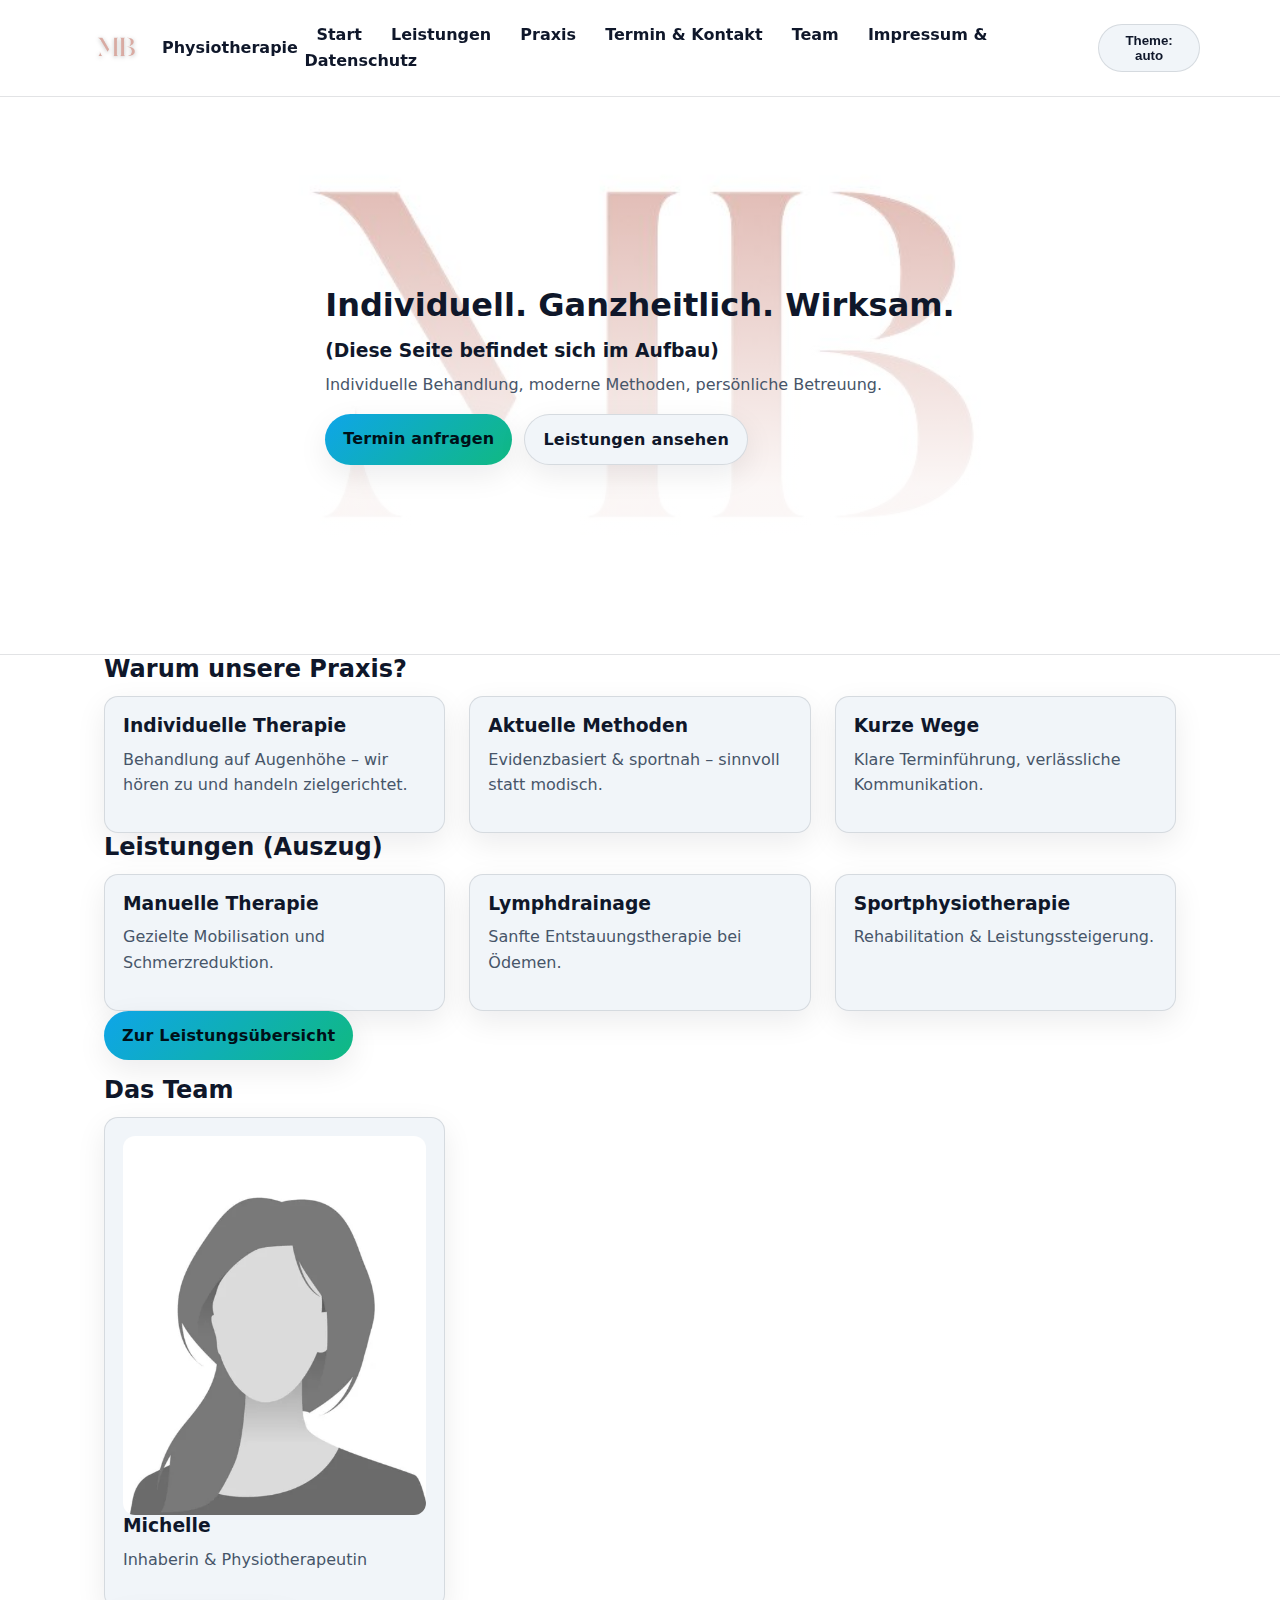
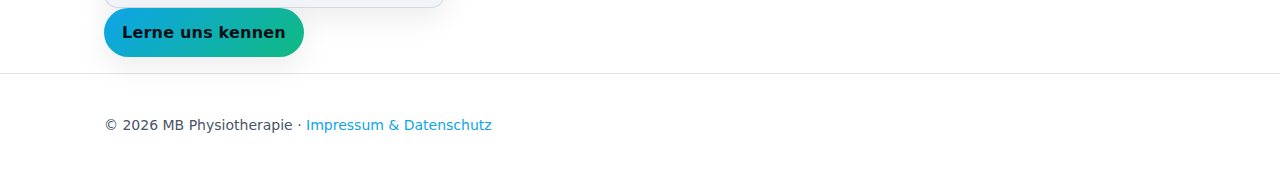
<file: index.html>
<!doctype html>
<html lang="de" data-theme="auto">
<head>
  <meta charset="utf-8" />
  <meta name="viewport" content="width=device-width, initial-scale=1" />
  <title>MB Physiotherapie  – Start</title>
  <meta name="description" content="Moderne Physiotherapie. Individuelle Behandlung, persönliche Betreuung." />
  <link rel="stylesheet" href="./css/style.css" />
</head>
<body>
  <header class="site-header">
    <div class="container nav">
      <div class="brand">
        <img src="./Assets/Logo.png" alt="Praxis Logo" class="logo" />
        <strong>MB Physiotherapie </strong>
      </div>
      <nav class="nav-links">
        <a data-href="./index.html" href="./index.html">Start</a>
        <a data-href="./leistungen.html" href="./leistungen.html">Leistungen</a>
        <a data-href="./praxis.html" href="./praxis.html">Praxis</a>
        <a data-href="./kontakt.html" href="./kontakt.html">Termin & Kontakt</a>
        <a data-href="./team.html" href="./team.html">Team</a>
        <a data-href="./recht.html" href="./recht.html">Impressum & Datenschutz</a>
      </nav>
      <button id="theme-toggle" class="theme-toggle" type="button" aria-label="Theme umschalten">Theme: auto</button>
    </div>
  </header>

  <main>
    <section class="hero" id="hero-start" role="img" aria-label="Praxis Hintergrundbild">
      <div class="container inner">
        <h1>Individuell. Ganzheitlich. Wirksam.</h1>
        <h3>(Diese Seite befindet sich im Aufbau) </h3>
        <p class="muted">Individuelle Behandlung, moderne Methoden, persönliche Betreuung.</p>
        <div class="actions">
          <a class="btn" href="./kontakt.html">Termin anfragen</a>
          <a class="btn secondary" href="./leistungen.html">Leistungen ansehen</a>
        </div>
      </div>
    </section>

    <section class="container">
      <h2>Warum unsere Praxis?</h2>
      <div class="grid grid-3">
        <article class="card"><h3>Individuelle Therapie</h3><p class="muted">Behandlung auf Augenhöhe – wir hören zu und handeln zielgerichtet.</p></article>
        <article class="card"><h3>Aktuelle Methoden</h3><p class="muted">Evidenzbasiert & sportnah – sinnvoll statt modisch.</p></article>
        <article class="card"><h3>Kurze Wege</h3><p class="muted">Klare Terminführung, verlässliche Kommunikation.</p></article>
      </div>
    </section>

    <section class="container">
      <h2>Leistungen (Auszug)</h2>
      <div class="grid grid-3">
        <article class="card"><h3>Manuelle Therapie</h3><p class="muted">Gezielte Mobilisation und Schmerzreduktion.</p></article>
        <article class="card"><h3>Lymphdrainage</h3><p class="muted">Sanfte Entstauungstherapie bei Ödemen.</p></article>
        <article class="card"><h3>Sportphysiotherapie</h3><p class="muted">Rehabilitation & Leistungssteigerung.</p></article>
      </div>
      <p><a class="btn" href="./leistungen.html">Zur Leistungsübersicht</a></p>
    </section>

    <section class="container">
      <h2>Das Team</h2>
      <div class="grid grid-3">
        <article class="card">
          <img src="./Assets/Michelle.jpg" alt="Michelle – Inhaberin" style="border-radius:12px; aspect-ratio:4/5; object-fit:cover;">
          <h3>Michelle</h3>
          <p class="muted">Inhaberin & Physiotherapeutin</p>
        </article>
      </div>
      <p><a class="btn" href="./team.html">Lerne uns kennen</a></p>
    </section>
  </main>

  <footer>
    <div class="container">© <span id="year"></span> MB Physiotherapie  · <a href="./recht.html">Impressum & Datenschutz</a></div>
  </footer>

  <script src="./js/main.js"></script>
  <script>document.getElementById('year').textContent = new Date().getFullYear();</script>
</body>
</html>
</file>
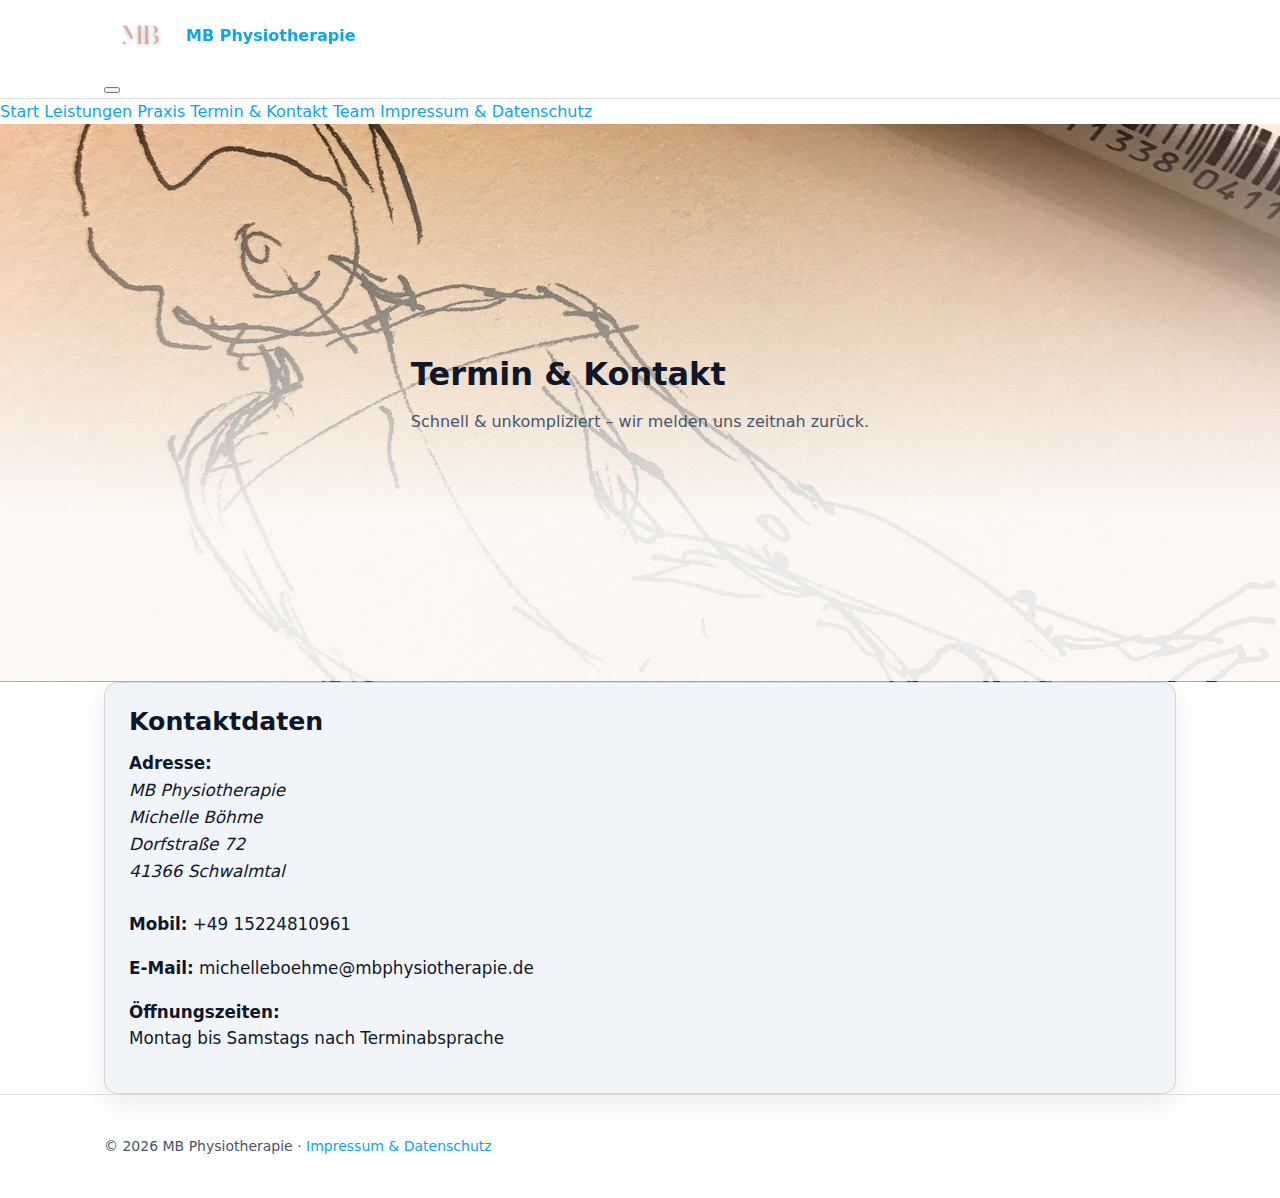
<file: kontakt.html>
<!doctype html>
<html lang="de" data-theme="auto">
<head>
  <meta charset="utf-8" />
  <meta name="viewport" content="width=device-width, initial-scale=1" />
  <title>Termin & Kontakt – MB Physiotherapie </title>
  <meta name="description" content="Termin anfragen oder Kontakt aufnehmen." />
  <link rel="stylesheet" href="./css/style.css" />
</head>
<body>
  <div id="site-header"></div>
  <script>
    fetch("./header.html").then(r=>r.text()).then(html=>{
      const anchor = document.getElementById("site-header");
      anchor.insertAdjacentHTML("afterend", html);
      anchor.remove();
      if (typeof initHeaderNav === "function") initHeaderNav();
      if (typeof highlightActiveLink === "function") highlightActiveLink();
    });
  </script>
  <!-- dein <main> … -->


  <main>
    <section class="hero" id="hero-kontakt" role="img" aria-label="Anmeldung Hintergrund">
      <div class="container inner">
        <h1>Termin & Kontakt</h1>
        <p class="muted">Schnell & unkompliziert – wir melden uns zeitnah zurück.</p>
      </div>
    </section>

<section class="container">
  <div class="card card--full card-contact">
    <h2>Kontaktdaten</h2>
    <strong>Adresse:</strong>
    <address>
  MB Physiotherapie<br>
  Michelle Böhme<br> 
  Dorfstraße 72<br>
  41366 Schwalmtal
</address><br>
    <p><strong>Mobil:</strong> +49 15224810961</p>
    <p><strong>E-Mail:</strong> michelleboehme@mbphysiotherapie.de </p>
    <p><strong>Öffnungszeiten:</strong> <br> Montag bis Samstags nach Terminabsprache </p>
  
    <!-- <p class="helper">Hinweis: Mit dem Absenden des Formulars akzeptierst du unsere Datenschutzhinweise</p> -->
      </p>
  </div>
</section>


  <footer>
    <div class="container">© <span id="year"></span> MB Physiotherapie  · <a href="./recht.html">Impressum & Datenschutz</a></div>
  </footer>

  <script src="./js/main.js"></script>
  <script>document.getElementById('year').textContent = new Date().getFullYear();</script>
</body>
</html>
</file>
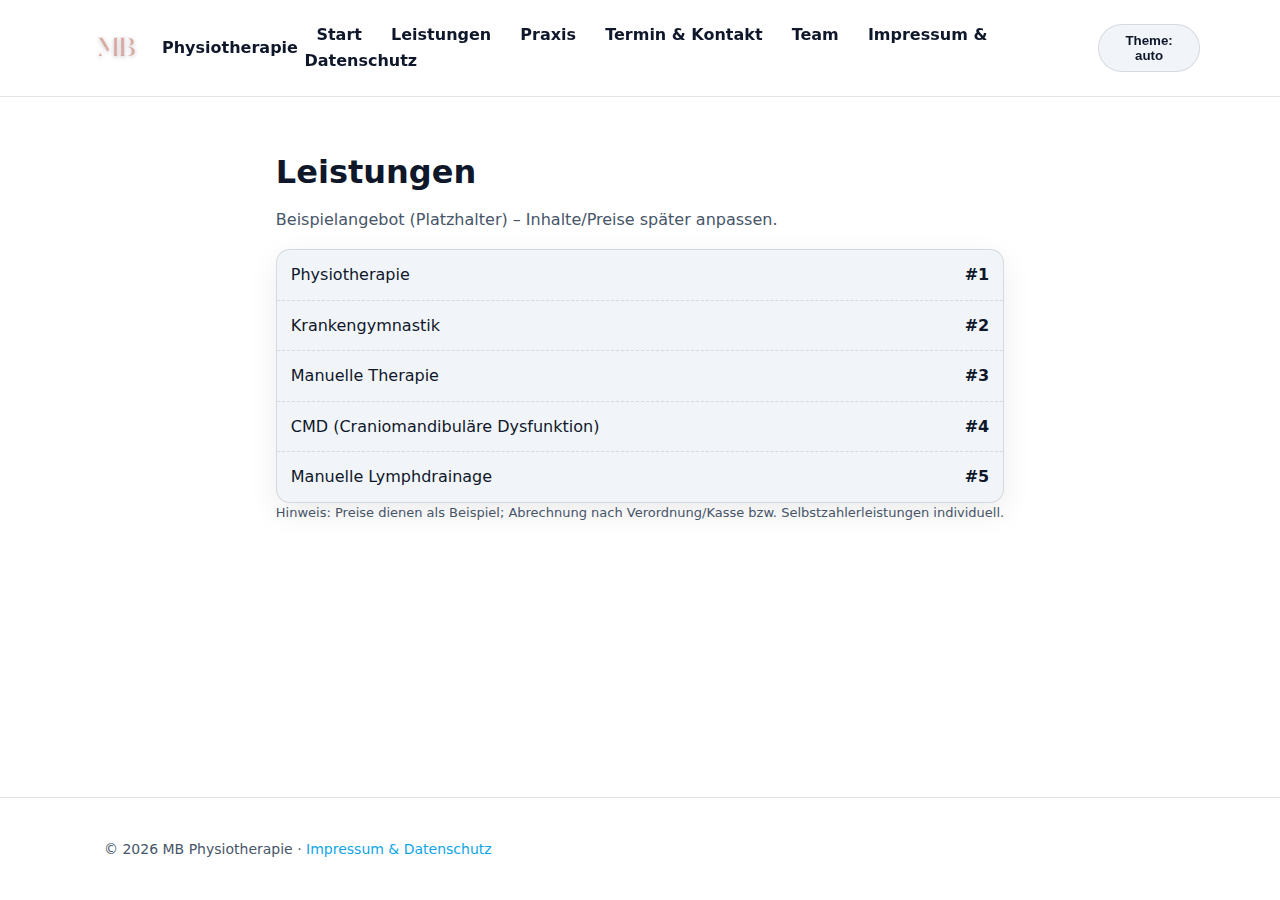
<file: leistungen.html>
<!doctype html>
<html lang="de" data-theme="auto">
<head>
  <meta charset="utf-8" />
  <meta name="viewport" content="width=device-width, initial-scale=1" />
  <title>Leistungen – MB Physiotherapie </title>
  <meta name="description" content="Leistungsübersicht und Beispielpreise." />
  <link rel="stylesheet" href="./css/style.css" />
</head>
<body>
  <header class="site-header">
    <div class="container nav">
      <div class="brand">
        <img src="./Assets/Logo.png" alt="Praxis Logo" class="logo" />
        <strong>MB Physiotherapie </strong>
      </div>
      <nav class="nav-links">
        <a data-href="./index.html" href="./index.html">Start</a>
        <a data-href="./leistungen.html" href="./leistungen.html">Leistungen</a>
        <a data-href="./praxis.html" href="./praxis.html">Praxis</a>
        <a data-href="./kontakt.html" href="./kontakt.html">Termin & Kontakt</a>
        <a data-href="./team.html" href="./team.html">Team</a>
        <a data-href="./recht.html" href="./recht.html">Impressum & Datenschutz</a>
      </nav>
      <button id="theme-toggle" class="theme-toggle" type="button">Theme: auto</button>
    </div>
  </header>

  <main class="container">
    <section>
      <h1>Leistungen</h1>
      <p class="muted">Beispielangebot (Platzhalter) – Inhalte/Preise später anpassen.</p>
      <ul class="list-prices card">
        <li><span>Physiotherapie</span><strong>#1</strong></li>
        <li><span>Krankengymnastik</span><strong>#2</strong></li>
        <li><span>Manuelle Therapie</span><strong>#3</strong></li>
        <li><span>CMD (Craniomandibuläre Dysfunktion)</span><strong>#4</strong></li>
        <li><span>Manuelle Lymphdrainage</span><strong>#5</strong></li>
      </ul>
      <p class="helper">Hinweis: Preise dienen als Beispiel; Abrechnung nach Verordnung/Kasse bzw. Selbstzahlerleistungen individuell.</p>
    </section>
  </main>

  <footer>
    <div class="container">© <span id="year"></span> MB Physiotherapie  · <a href="./recht.html">Impressum & Datenschutz</a></div>
  </footer>

  <script src="./js/main.js"></script>
  <script>document.getElementById('year').textContent = new Date().getFullYear();</script>
</body>
</html>
</file>
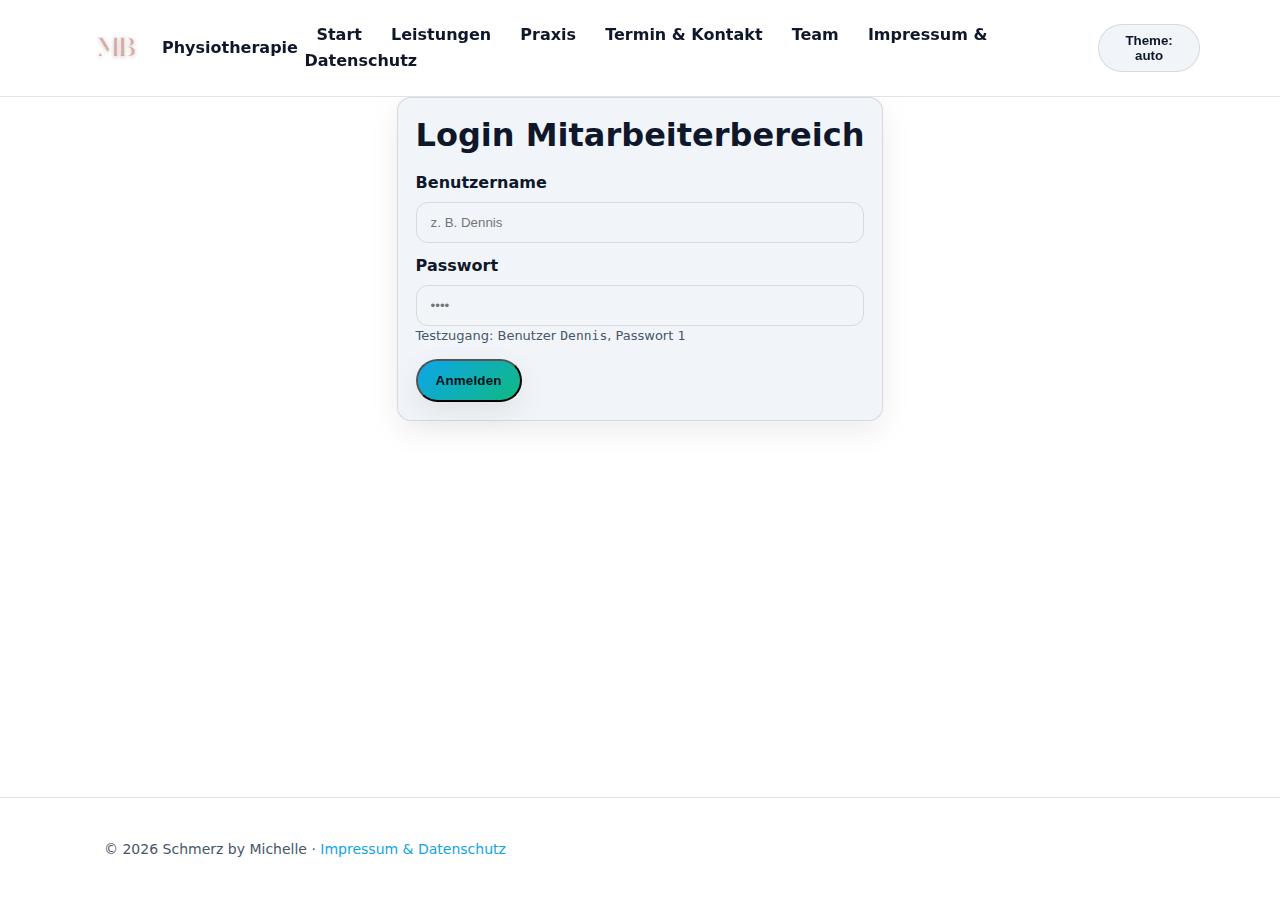
<file: mitarbeiter.html>
<!doctype html>
<html lang="de" data-theme="auto">
<head>
  <meta charset="utf-8" />
  <meta name="viewport" content="width=device-width, initial-scale=1" />
  <title>Mitarbeiterbereich – Schmerz by Michelle</title>
  <meta name="description" content="Interner Bereich: Logbuch & Kalender." />
  <link rel="stylesheet" href="/css/style.css" />
</head>
<body>
  <header class="site-header">
    <div class="container nav">
      <div class="brand">
        <img src="/Assets/Logo.png" alt="Praxis Logo" class="logo" />
        <strong>Schmerz by Michelle</strong>
      </div>
      <nav class="nav-links">
        <a data-href="/index.html" href="/index.html">Start</a>
        <a data-href="/leistungen.html" href="/leistungen.html">Leistungen</a>
        <a data-href="/praxis.html" href="/praxis.html">Praxis</a>
        <a data-href="/kontakt.html" href="/kontakt.html">Termin & Kontakt</a>
        <a data-href="/team.html" href="/team.html">Team</a>
        <a data-href="/recht.html" href="/recht.html">Impressum & Datenschutz</a>
      </nav>
      <button id="theme-toggle" class="theme-toggle" type="button">Theme: auto</button>
    </div>
  </header>

  <!-- Login -->
  <main class="container">
    <section id="login-card" class="card login-card">
      <h1>Login Mitarbeiterbereich</h1>
      <form id="login-form">
        <label for="user">Benutzername</label>
        <input class="input" id="user" name="user" required placeholder="z. B. Dennis" />
        <label for="pass">Passwort</label>
        <input class="input" id="pass" name="pass" type="password" required placeholder="••••" />
        <p class="helper">Testzugang: Benutzer <code>Dennis</code>, Passwort <code>1</code></p>
        <button class="btn" type="submit">Anmelden</button>
      </form>
    </section>

    <!-- App -->
    <section id="staff-app" style="display:none">
      <div class="container" style="padding:0">
        <div class="card" style="display:flex; justify-content:space-between; align-items:center;">
          <h1 style="margin:0">Mitarbeiterbereich</h1>
          <div style="display:flex; gap:8px;">
            <button id="export-csv" class="btn secondary" type="button">Anfragen als CSV exportieren</button>
            <button id="logout-btn" class="btn secondary" type="button">Abmelden</button>
          </div>
        </div>

        <!-- Logbuch -->
        <section class="card">
          <h2>Logbuch – Anmeldungen</h2>
          <div style="overflow:auto">
            <table class="table">
              <thead>
                <tr>
                  <th>Datum</th>
                  <th>Patient</th>
                  <th>Name</th>
                  <th>Kontakt</th>
                  <th>Symptome</th>
                  <th>Status</th>
                  <th>Aktion</th>
                </tr>
              </thead>
              <tbody id="logbook-body"></tbody>
            </table>
          </div>
        </section>

        <!-- Kalender -->
<section class="card" id="calendar-anchor">
  <h2>Kalender</h2>

  <form id="calendar-form" class="form-row form-row-2" style="margin-bottom:16px">
    <div>
      <label for="calendar-submission">Patient</label>
      <select id="calendar-submission" name="submission" class="select" required>
        <option value="">— Patient wählen —</option>
      </select>
    </div>
    <div>
      <label for="calendar-date">Datum</label>
      <input id="calendar-date" name="date" class="input" type="date" required />
    </div>
    <div>
      <label for="calendar-time">Uhrzeit</label>
      <select id="calendar-time" name="time" class="select" required>
        <option value="08:00">08:00</option><option value="09:00">09:00</option>
        <option value="10:00">10:00</option><option value="11:00">11:00</option>
        <option value="12:00">12:00</option><option value="13:00">13:00</option>
        <option value="14:00">14:00</option><option value="15:00">15:00</option>
        <option value="16:00">16:00</option><option value="17:00">17:00</option>
        <option value="18:00">18:00</option><option value="19:00">19:00</option>
        <option value="20:00">20:00</option>
      </select>
    </div>
    <div>
      <label class="visually-hidden" for="calendar-submit">Eintragen</label>
      <button id="calendar-submit" class="btn" type="submit" style="margin-top:30px">Eintragen</button>
    </div>
  </form>

  <!-- Toolbar -->
  <div style="display:flex; gap:12px; align-items:center; flex-wrap:wrap; margin-bottom:12px">
    <div style="display:flex; gap:8px;">
      <button id="cal-mode-week"  class="btn secondary" type="button">Woche wechseln</button>
      <button id="cal-mode-month" class="btn secondary" type="button">Monat wechseln</button>
    </div>
    <div style="display:flex; gap:8px; align-items:center; margin-left:auto;">
      <button id="cal-prev" class="btn secondary" type="button">«</button>
      <strong id="calendar-header">Ansicht</strong>
      <button id="cal-next" class="btn secondary" type="button">»</button>
    </div>
  </div>

  <div class="calendar" id="calendar" aria-label="Kalenderansicht"></div>
</section>
  </main>

  <footer>
    <div class="container">© <span id="year"></span> Schmerz by Michelle · <a href="/recht.html">Impressum & Datenschutz</a></div>
  </footer>

  <script src="/js/main.js"></script>
  <script>document.getElementById('year').textContent = new Date().getFullYear();</script>
  <!-- Modal / Pop-up -->
<div id="modal" aria-modal="true" role="dialog">
  <div class="box" id="modal-box"></div>
</div>
</body>
</html>
</file>
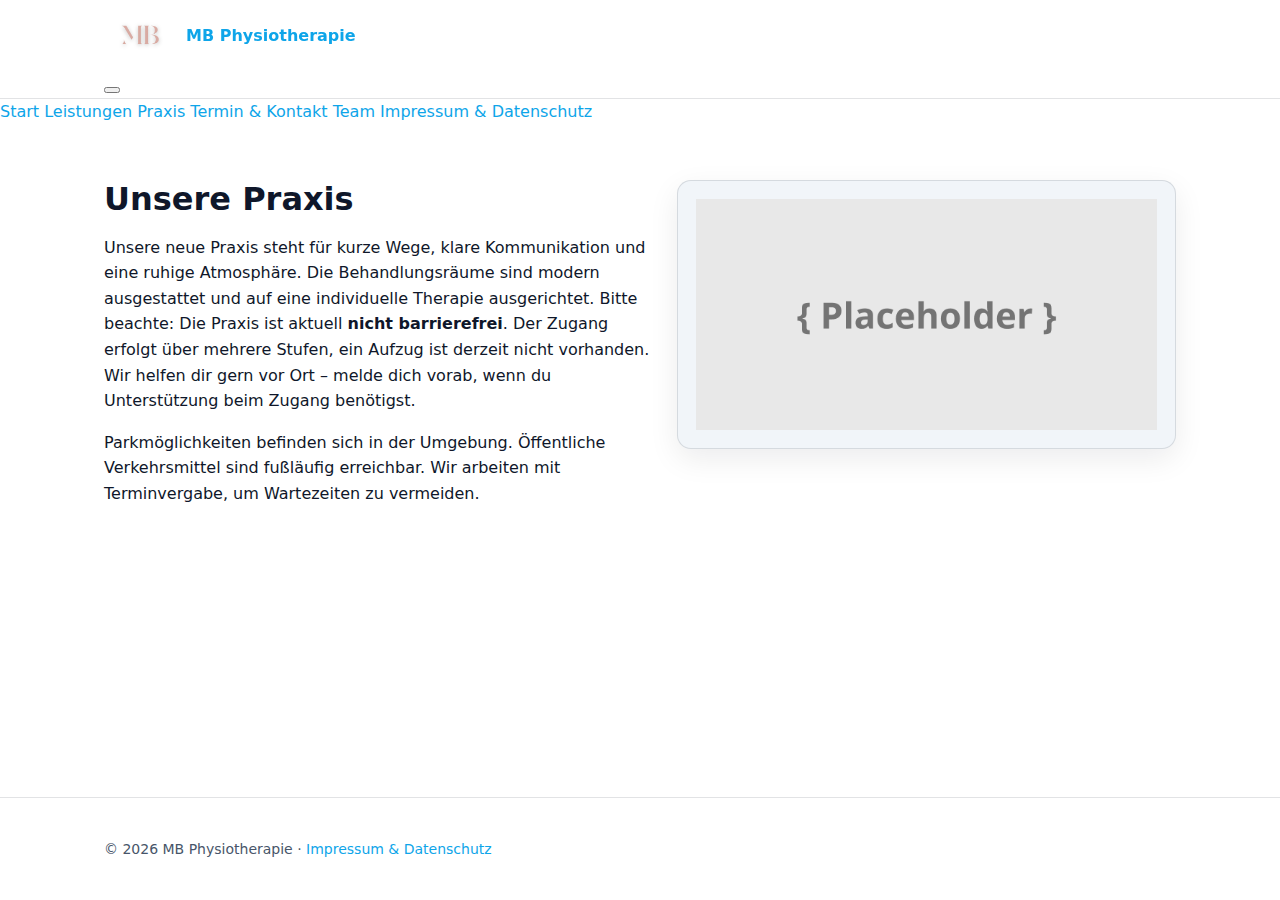
<file: praxis.html>
<!doctype html>
<html lang="de" data-theme="auto">
<head>
  <meta charset="utf-8" />
  <meta name="viewport" content="width=device-width, initial-scale=1" />
  <title>Praxis – MB Physiotherapie </title>
  <meta name="description" content="Einblick in unsere Praxisräume." />
  <link rel="stylesheet" href="./css/style.css" />
</head>
<body>
  <div id="site-header"></div>
  <script>
    fetch("./header.html").then(r=>r.text()).then(html=>{
      const anchor = document.getElementById("site-header");
      anchor.insertAdjacentHTML("afterend", html);
      anchor.remove();
      if (typeof initHeaderNav === "function") initHeaderNav();
      if (typeof highlightActiveLink === "function") highlightActiveLink();
    });
  </script>
  <!--<main> … -->

  <main class="container">
    <section class="grid grid-2">
      <div>
        <h1>Unsere Praxis</h1>
        <p>
          Unsere neue Praxis steht für kurze Wege, klare Kommunikation und eine ruhige Atmosphäre.
          Die Behandlungsräume sind modern ausgestattet und auf eine individuelle Therapie ausgerichtet.
          Bitte beachte: Die Praxis ist aktuell <strong>nicht barrierefrei</strong>. Der Zugang erfolgt über
          mehrere Stufen, ein Aufzug ist derzeit nicht vorhanden. Wir helfen dir gern vor Ort – melde dich
          vorab, wenn du Unterstützung beim Zugang benötigst.
        </p>
        <p>
          Parkmöglichkeiten befinden sich in der Umgebung. Öffentliche Verkehrsmittel sind fußläufig erreichbar.
          Wir arbeiten mit Terminvergabe, um Wartezeiten zu vermeiden.
        </p>
      </div>
      <div>
        <img src="./Assets/Praxis.jpg" alt="Blick in die Praxisräume" class="card" />
      </div>
    </section>
  </main>

  <footer>
    <div class="container">© <span id="year"></span> MB Physiotherapie  · <a href="./recht.html">Impressum & Datenschutz</a></div>
  </footer>

  <script src="./js/main.js"></script>
  <script>document.getElementById('year').textContent = new Date().getFullYear();</script>
</body>
</html>
</file>
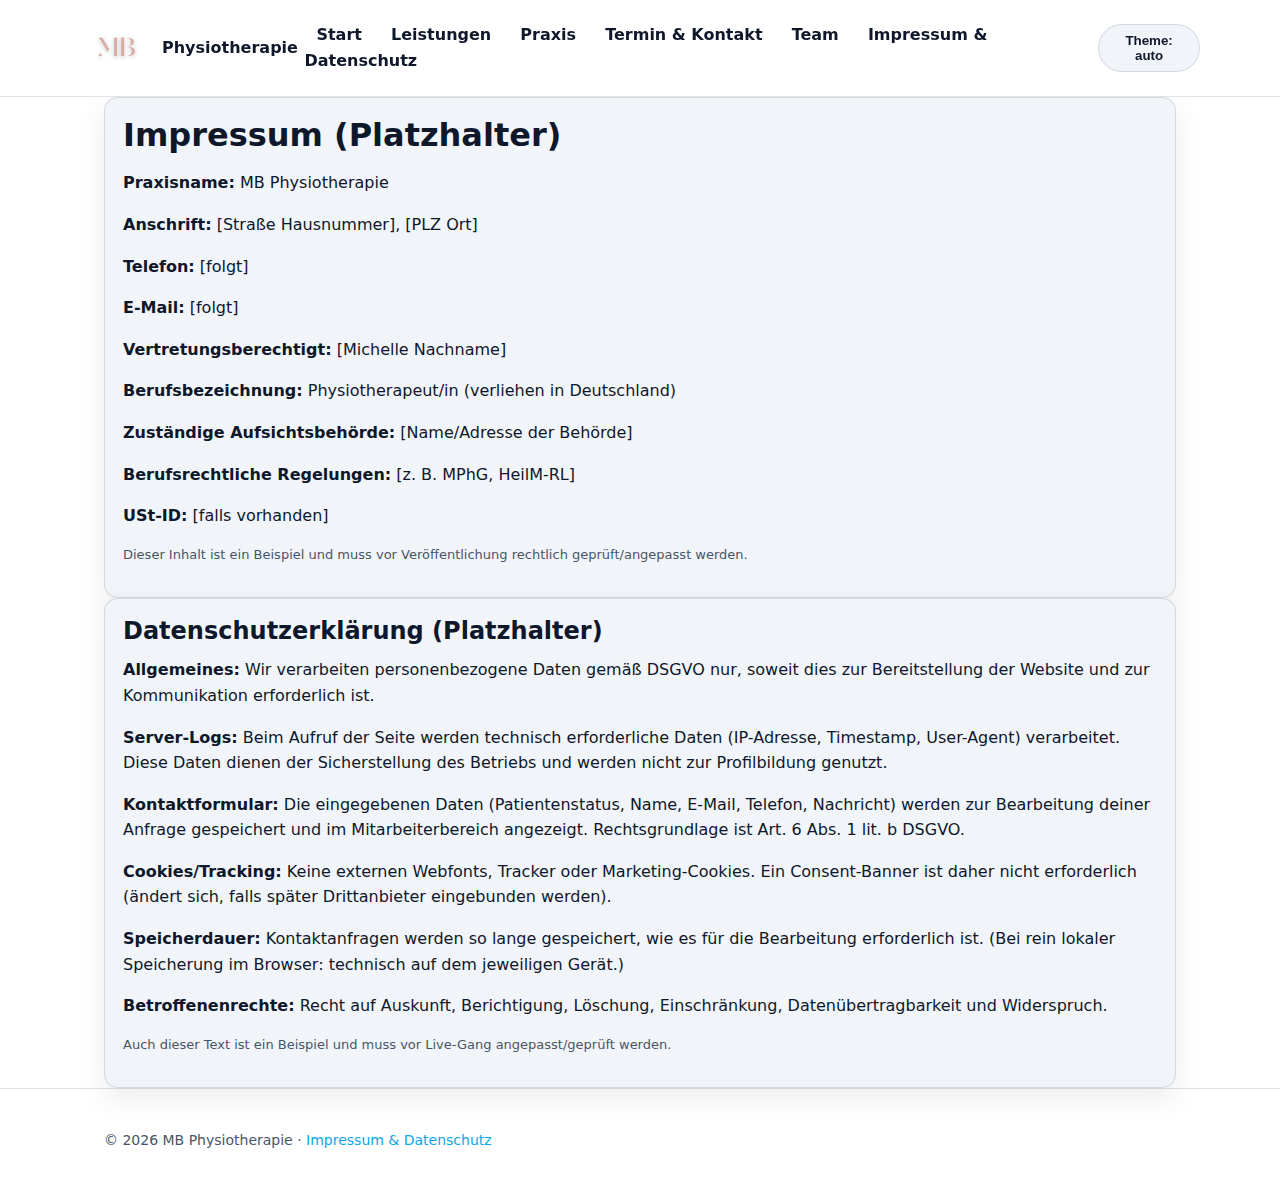
<file: recht.html>
<!doctype html>
<html lang="de" data-theme="auto">
<head>
  <meta charset="utf-8" />
  <meta name="viewport" content="width=device-width, initial-scale=1" />
  <title>Impressum & Datenschutz – MB Physiotherapie </title>
  <meta name="description" content="Rechtliche Hinweise und Datenschutz." />
  <link rel="stylesheet" href="./css/style.css" />
</head>
<body>
  <header class="site-header">
    <div class="container nav">
      <div class="brand">
        <img src="./Assets/Logo.png" alt="Praxis Logo" class="logo" />
        <strong>MB Physiotherapie </strong>
      </div>
      <nav class="nav-links">
        <a data-href="./index.html" href="./index.html">Start</a>
        <a data-href="./leistungen.html" href="./leistungen.html">Leistungen</a>
        <a data-href="./praxis.html" href="./praxis.html">Praxis</a>
        <a data-href="./kontakt.html" href="./kontakt.html">Termin & Kontakt</a>
        <a data-href="./team.html" href="./team.html">Team</a>
        <a data-href="./recht.html" href="./recht.html">Impressum & Datenschutz</a>
      </nav>
      <button id="theme-toggle" class="theme-toggle" type="button">Theme: auto</button>
    </div>
  </header>

  <main class="container">
    <section class="card">
      <h1>Impressum (Platzhalter)</h1>
      <p><strong>Praxisname:</strong> MB Physiotherapie </p>
      <p><strong>Anschrift:</strong> [Straße Hausnummer], [PLZ Ort]</p>
      <p><strong>Telefon:</strong> [folgt]</p>
      <p><strong>E-Mail:</strong> [folgt]</p>
      <p><strong>Vertretungsberechtigt:</strong> [Michelle Nachname]</p>
      <p><strong>Berufsbezeichnung:</strong> Physiotherapeut/in (verliehen in Deutschland)</p>
      <p><strong>Zuständige Aufsichtsbehörde:</strong> [Name/Adresse der Behörde]</p>
      <p><strong>Berufsrechtliche Regelungen:</strong> [z. B. MPhG, HeilM-RL]</p>
      <p><strong>USt-ID:</strong> [falls vorhanden]</p>
      <p class="helper">Dieser Inhalt ist ein Beispiel und muss vor Veröffentlichung rechtlich geprüft/angepasst werden.</p>
    </section>

    <section class="card">
      <h2>Datenschutzerklärung (Platzhalter)</h2>
      <p><strong>Allgemeines:</strong> Wir verarbeiten personenbezogene Daten gemäß DSGVO nur, soweit dies zur Bereitstellung der Website und zur Kommunikation erforderlich ist.</p>
      <p><strong>Server-Logs:</strong> Beim Aufruf der Seite werden technisch erforderliche Daten (IP-Adresse, Timestamp, User-Agent) verarbeitet. Diese Daten dienen der Sicherstellung des Betriebs und werden nicht zur Profilbildung genutzt.</p>
      <p><strong>Kontaktformular:</strong> Die eingegebenen Daten (Patientenstatus, Name, E-Mail, Telefon, Nachricht) werden zur Bearbeitung deiner Anfrage gespeichert und im Mitarbeiterbereich angezeigt. Rechtsgrundlage ist Art. 6 Abs. 1 lit. b DSGVO.</p>
      <p><strong>Cookies/Tracking:</strong> Keine externen Webfonts, Tracker oder Marketing-Cookies. Ein Consent-Banner ist daher nicht erforderlich (ändert sich, falls später Drittanbieter eingebunden werden).</p>
      <p><strong>Speicherdauer:</strong> Kontaktanfragen werden so lange gespeichert, wie es für die Bearbeitung erforderlich ist. (Bei rein lokaler Speicherung im Browser: technisch auf dem jeweiligen Gerät.)</p>
      <p><strong>Betroffenenrechte:</strong> Recht auf Auskunft, Berichtigung, Löschung, Einschränkung, Datenübertragbarkeit und Widerspruch.</p>
      <p class="helper">Auch dieser Text ist ein Beispiel und muss vor Live-Gang angepasst/geprüft werden.</p>
    </section>
  </main>

  <footer>
    <div class="container">© <span id="year"></span> MB Physiotherapie  · <a href="./recht.html">Impressum & Datenschutz</a></div>
  </footer>

  <script src="./js/main.js"></script>
  <script>document.getElementById('year').textContent = new Date().getFullYear();</script>
</body>
</html>
</file>
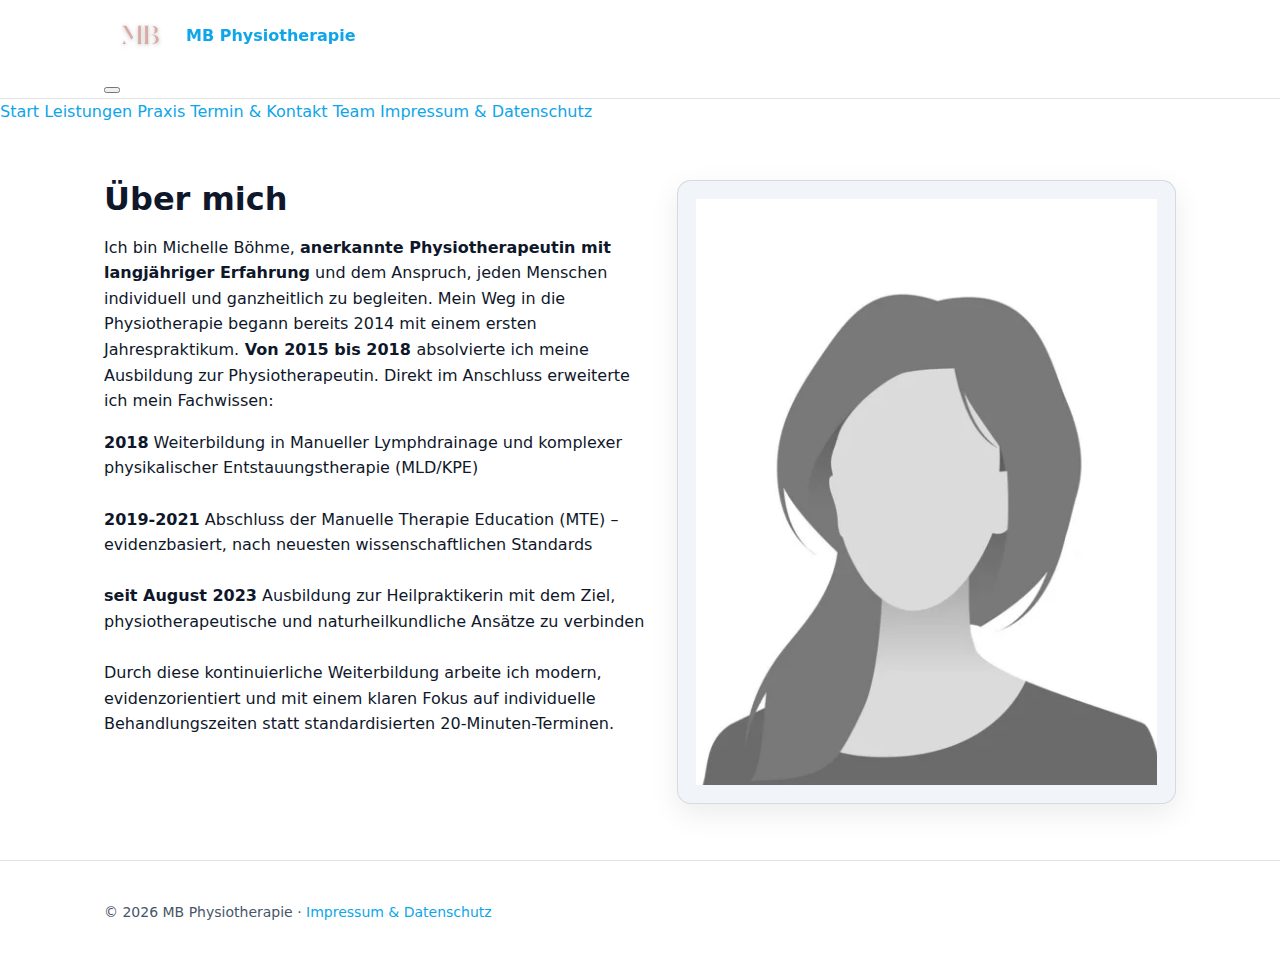
<file: team.html>
<!doctype html>
<html lang="de" data-theme="auto">
<head>
  <meta charset="utf-8" />
  <meta name="viewport" content="width=device-width, initial-scale=1" />
  <title>Team – MB Physiotherapie </title>
  <meta name="description" content="Lerne unser Team kennen." />
  <link rel="stylesheet" href="./css/style.css" />
</head>
<body>
  <div id="site-header"></div>
  <script>
    fetch("./header.html").then(r=>r.text()).then(html=>{
      const anchor = document.getElementById("site-header");
      anchor.insertAdjacentHTML("afterend", html);
      anchor.remove();
      if (typeof initHeaderNav === "function") initHeaderNav();
      if (typeof highlightActiveLink === "function") highlightActiveLink();
    });
  </script>
  <!-- dein <main> … -->


  <main class="container">
    <section class="grid grid-2">
      <div>
        <h1>Über mich</h1>
        <p>
          Ich bin Michelle Böhme, <strong> anerkannte Physiotherapeutin mit langjähriger Erfahrung</strong> und dem Anspruch, jeden Menschen individuell und ganzheitlich zu begleiten.
          Mein Weg in die Physiotherapie begann bereits 2014 mit einem ersten Jahrespraktikum.<strong> Von 2015 bis 2018 </strong>absolvierte ich meine Ausbildung zur Physiotherapeutin. Direkt im Anschluss erweiterte ich mein Fachwissen:
        </p>
        <p>
          <strong>2018</strong> Weiterbildung in Manueller Lymphdrainage und komplexer physikalischer Entstauungstherapie (MLD/KPE)
          <br>
          <br>
          <strong>2019-2021</strong> Abschluss der Manuelle Therapie Education (MTE) – evidenzbasiert, nach neuesten wissenschaftlichen Standards
          <br>
          <br>          
          <strong>seit August 2023</strong> Ausbildung zur Heilpraktikerin mit dem Ziel, physiotherapeutische und naturheilkundliche Ansätze zu verbinden
          <br>
          <br>
          Durch diese kontinuierliche Weiterbildung arbeite ich modern, evidenzorientiert und mit einem klaren Fokus auf individuelle Behandlungszeiten statt standardisierten 20-Minuten-Terminen.
        </p>
      </div>
      <div>
        <img src="./Assets/Michelle.jpg" alt="Michelle – Inhaberin und Physiotherapeutin" class="card" style="aspect-ratio:4/5; object-fit:cover;" />
      </div>
    </section>
  </main>

  <footer>
    <div class="container">© <span id="year"></span> MB Physiotherapie  · <a href="./recht.html">Impressum & Datenschutz</a></div>
  </footer>

  <script src="./js/main.js"></script>
  <script>document.getElementById('year').textContent = new Date().getFullYear();</script>
</body>
</html>
</file>
<file: css/style.css>
/* ===== Design Tokens ===== */
:root {
  --bg: #ffffff;
  --fg: #0f172a;
  --muted: #475569;
  --brand: #0ea5e9;
  --brand-2: #10b981;
  --surface: #f1f5f9;
  --border: color-mix(in oklab, var(--fg), transparent 88%);
  --radius: 14px;
  --shadow: 0 10px 30px rgba(2,6,23,.08);
  --maxw: 1120px;
  --pad: clamp(16px, 2vw, 24px);
}

[data-theme="dark"],
[data-theme="auto"].prefers-dark {
  --bg: #0b1220;
  --fg: #e2e8f0;
  --muted: #94a3b8;
  --brand: #22d3ee;
  --brand-2: #34d399;
  --surface: #111827;
  --border: color-mix(in oklab, var(--fg), transparent 84%);
}

/* ===== Base ===== */
* { box-sizing: border-box; }
html, body { height: 100%; }
body {
  margin: 0;
  font: 400 16px/1.6 system-ui, -apple-system, Segoe UI, Roboto, Arial, sans-serif;
  background: var(--bg);
  color: var(--fg);
  -webkit-font-smoothing: antialiased;
  text-rendering: optimizeLegibility;
}
img { max-width: 100%; height: auto; display: block; }
a { color: var(--brand); text-decoration: none; }
a:hover { text-decoration: underline; }
.container { max-width: var(--maxw); margin: 0 auto; padding: 0 var(--pad); }
h1, h2, h3 { line-height: 1.2; margin: 0 0 .5em; }
p { margin: 0 0 1em; }
.muted { color: var(--muted); }

/* ===== Header / Nav ===== */
.site-header {
  position: sticky; top: 0; z-index: 50;
  backdrop-filter: blur(10px);
  background: color-mix(in oklab, var(--bg), transparent 20%);
  border-bottom: 1px solid var(--border);
}
.nav {
  display: flex; gap: 16px; align-items: center; justify-content: space-between;
  padding: 12px 0;
}
.brand { display: flex; gap: 10px; align-items: center; }
.brand img.logo {
  height: 72px; width: auto; /* doppelt so groß, eckig */
  border-radius: 6px; /* ganz eckig? -> auf 0 setzen */
  filter: drop-shadow(0 1px 2px rgba(0,0,0,.25));
}
.nav a {
  padding: 8px 12px; border-radius: 10px; font-weight: 600; color: var(--fg);
}
.nav a.active,
.nav a:hover {
  background: color-mix(in oklab, var(--brand), transparent 85%);
  text-decoration: none;
}
.theme-toggle {
  border: 1px solid var(--border); background: var(--surface); color: var(--fg);
  padding: 8px 12px; border-radius: 999px; cursor: pointer; font-weight: 600;
  transition: transform .15s ease;
}
.theme-toggle:hover { transform: translateY(-1px); }

/* ===== Hero ===== */
.hero {
  position: relative; min-height: 62vh; display: grid; align-items: center;
  background-position: center; background-size: cover;
  border-bottom: 1px solid var(--border);
}
.hero::after {
  content: ""; position: absolute; inset: 0;
  background: linear-gradient(180deg, transparent, color-mix(in oklab, var(--bg), transparent 10%) 70%);
}
.hero .inner { position: relative; z-index: 1; padding: 8vh 0; }
.hero .actions { display: flex; gap: 12px; flex-wrap: wrap; }

/* ===== Sections / Cards / Buttons ===== */
section { padding: 56px 0; }
.grid { display: grid; gap: 24px; }
@media (min-width: 900px) {
  .grid-2 { grid-template-columns: 1.1fr 1fr; }
  .grid-3 { grid-template-columns: repeat(3, 1fr); }
}
.card {
  background: var(--surface);
  border: 1px solid var(--border);
  border-radius: var(--radius);
  padding: 18px;
  box-shadow: var(--shadow);
  transition: transform .18s ease, box-shadow .18s ease, border-color .18s ease;
}
.card:hover {
  transform: translateY(-3px);
  box-shadow: 0 14px 40px rgba(2,6,23,.12);
  border-color: color-mix(in oklab, var(--brand), transparent 70%);
}
.btn {
  display: inline-block; padding: 12px 18px; border-radius: 999px;
  background: linear-gradient(135deg, var(--brand), var(--brand-2));
  color: #001018; font-weight: 700; letter-spacing: .2px;
  box-shadow: var(--shadow);
  transition: transform .15s ease, filter .15s ease;
}
.btn:hover { transform: translateY(-1px); filter: saturate(1.05); }
.btn.secondary {
  background: var(--surface); color: var(--fg);
  border: 1px solid var(--border);
}

/* ===== Lists / Prices ===== */
.list-prices { list-style: none; margin: 0; padding: 0; }
.list-prices li {
  display: flex; justify-content: space-between; gap: 16px;
  padding: 12px 14px; border-bottom: 1px dashed var(--border);
  transition: background .15s ease, transform .15s ease;
}
.list-prices li:last-child { border-bottom: 0; }
.list-prices li:hover {
  background: color-mix(in oklab, var(--brand), transparent 92%);
  transform: translateX(2px);
}

/* ===== Forms ===== */
form label { display: block; font-weight: 600; margin: 10px 0 6px; }
.input, .textarea, .select {
  width: 100%; padding: 12px 14px; border-radius: 12px;
  border: 1px solid var(--border); background: transparent; color: var(--fg);
}
.textarea { min-height: 112px; resize: vertical; }
.form-row { display: grid; gap: 14px; }
@media (min-width: 700px) { .form-row-2 { grid-template-columns: 1fr 1fr; } }
.radios { display: flex; gap: 14px; flex-wrap: wrap; }
.helper { font-size: 13px; color: var(--muted); }

/* ===== Footer ===== */
footer {
  padding: 40px 0; border-top: 1px solid var(--border); font-size: 14px; color: var(--muted);
}

/* ===== Utility ===== */
.visually-hidden {
  position: absolute !important; height: 1px; width: 1px; overflow: hidden;
  clip: rect(1px, 1px, 1px, 1px); white-space: nowrap;
}
/* --- Footer immer unten --- */
html, body { height: 100%; }
body {
  min-height: 100svh;
  display: flex;
  flex-direction: column;
}
main { flex: 1 0 auto; }
footer { margin-top: auto; }

/* --- Kontaktseite: Karte volle Breite innerhalb .container --- */
.card--full {
  display: block;
  width: 100%;
  max-width: none;            /* überschreibt evtl. Max-Breiten */
  box-sizing: border-box;
  padding: clamp(1rem, 2vw, 1.5rem);
}

/* Optional: Wenn du die Karte optisch noch "größer" wirken lassen willst */
.card-contact {
  /* Beispiel: leicht größere Schrift und Zeilenhöhe */
  font-size: 1.05rem;
  line-height: 1.6;
}
</file>
